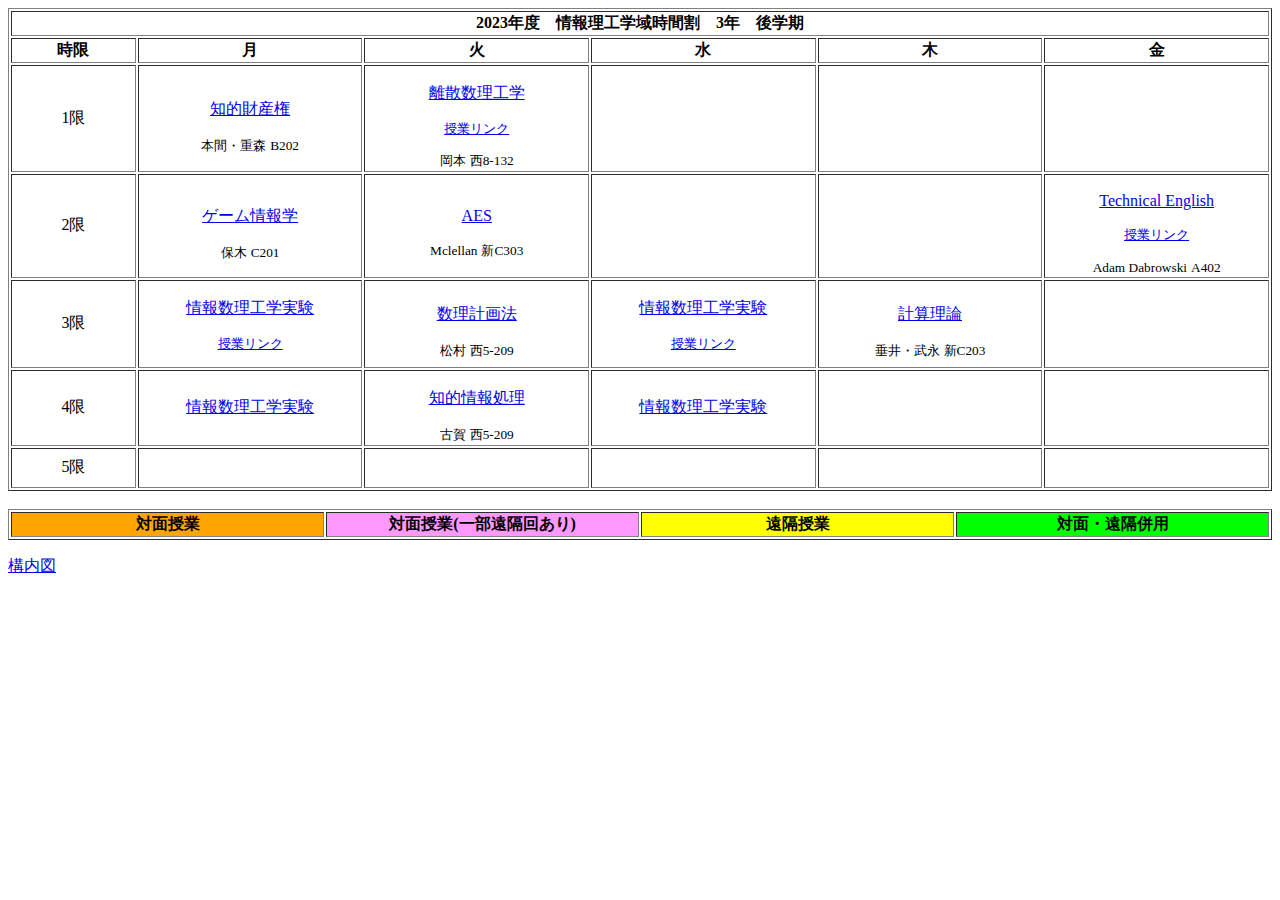
<file: index.html>
<!DOCTYPE html>
<html lang="en">
<head>
    <meta charset="UTF-8">
    <meta http-equiv="X-UA-Compatible" content="IE=edge">
    <meta name="viewport" content="width=device-width, initial-scale=1.0">
    <title>時間割表</title>
</head>

<body>
    <table border="1" align="center" width=100%　hight=50%>
        <tr align="center">
            <th colspan="6">2023年度　情報理工学域時間割　3年　後学期</th>
        </tr>

        <tr align="center">
            <th width=10%>時限</th>
            <th width=18%>月</th><th width=18%>火</th><th width=18%>水</th><th width=18%>木</th><th width=18%>金</th>
        </tr>

        <tr align="center">
            <td>1限</td>
            <td>
                <p><a href="http://kyoumu.office.uec.ac.jp/syllabus/2023/31/31_21018233.html">知的財産権</a></p>
                <small align="left">本間・重森</small>
                <small align="right">B202</small>
            </td>
            <td>
                <p><a href="http://kyoumu.office.uec.ac.jp/syllabus/2021/31/31_21124230.html">離散数理工学</a></p>
                <small><p><a href="http://dopal.cs.uec.ac.jp/okamotoy/lect/2023/dme/">授業リンク</a></p></small>
                <small align="left">岡本</small>
                <small align="right">西8-132</small>
            </td>
            <td>

            </td>
            <td>

            </td>
            <td>

            </td>
        </tr>

        <tr align="center">
            <td>2限</td>
            <td>
                <p><a href="http://kyoumu.office.uec.ac.jp/syllabus/2023/31/31_21124228.html">ゲーム情報学</a></p>
                <small>保木</small>
                <small>C201</small>
            </td>
            <td>
                <p><a href="http://kyoumu.office.uec.ac.jp/syllabus/2023/31/31_21013126.html">AES</a></p>
                <small>Mclellan</small>
                <small>新C303</small>
            </td>
            <td>

            </td>
            <td>

            </td>
            <td>
                <p><a href="http://kyoumu.office.uec.ac.jp/syllabus/2023/31/31_21124228.html">Technical English</a></p>
                <small><p><a href="https://sites.google.com/view/dabrowskiuecfall/home">授業リンク</a></p></small>
                <small>Adam Dabrowski</small>
                <small>A402</small>
            </td>
        </tr>
        
        <tr align="center">
            <td>3限</td>
            <td>
                <p><a href="http://kyoumu.office.uec.ac.jp/syllabus/2023/31/31_21124225.html">情報数理工学実験</a></p>
                <small><p><a href="http://www.hpc.is.uec.ac.jp/jikken2/in/2023webpage_in.html">授業リンク</a></p></small>
                <small></small>
            </td>
            <td>
                <p><a href="http://kyoumu.office.uec.ac.jp/syllabus/2023/31/31_21124229.html">数理計画法</a></p>
                <small>松村</small>
                <small>西5-209</small>
            </td>
            <td>
                <p><a href="http://kyoumu.office.uec.ac.jp/syllabus/2023/31/31_21124225.html">情報数理工学実験</a></p>
                <small><p><a href="http://www.hpc.is.uec.ac.jp/jikken2/in/2023webpage_in.html">授業リンク</a></p></small>
                <small></small>
            </td>
            <td>
                <p><a href="http://kyoumu.office.uec.ac.jp/syllabus/2023/31/31_21124231.html">計算理論</a></p>
                <small>垂井・武永</small>
                <small>新C203</small>
            </td>
            <td>

            </td>
        </tr>

        <tr align="center">
            <td>4限</td>
            <td>
                <p><a href="http://kyoumu.office.uec.ac.jp/syllabus/2023/31/31_21124225.html">情報数理工学実験</a></p>
                <small></small>
            </td>
            <td>
                <p><a href="http://kyoumu.office.uec.ac.jp/syllabus/2023/31/31_21124233.html">知的情報処理</a></p>
                <small>古賀</small>
                <small>西5-209</small>
            </td>
            <td>
                <p><a href="http://kyoumu.office.uec.ac.jp/syllabus/2023/31/31_21124225.html">情報数理工学実験</a></p>
                <small></small>
            </td>
            <td>              

            </td>
            <td>

            </td>
        </tr>

        <tr align="center">
            <td>5限</td>
            <td>
                <br>
                <br>
            </td><td></td>
            <td>

            </td><td></td><td></td>
        </tr>
        
    </table>

    <br>

    <table border="1" align="center" width=100%> 
        <tr align="center">
            <th width=20% bgcolor="orange">対面授業</th>
            <th width=20% bgcolor="#FF99FF">対面授業(一部遠隔回あり)</th>
            <th width=20% bgcolor="yellow">遠隔授業</th>
            <th width=20% bgcolor="lime">対面・遠隔併用</th>
        </tr>
    </table>
    <p><a href="kounaizu.html">構内図</a></p>
    
</body>
</html>
</file>
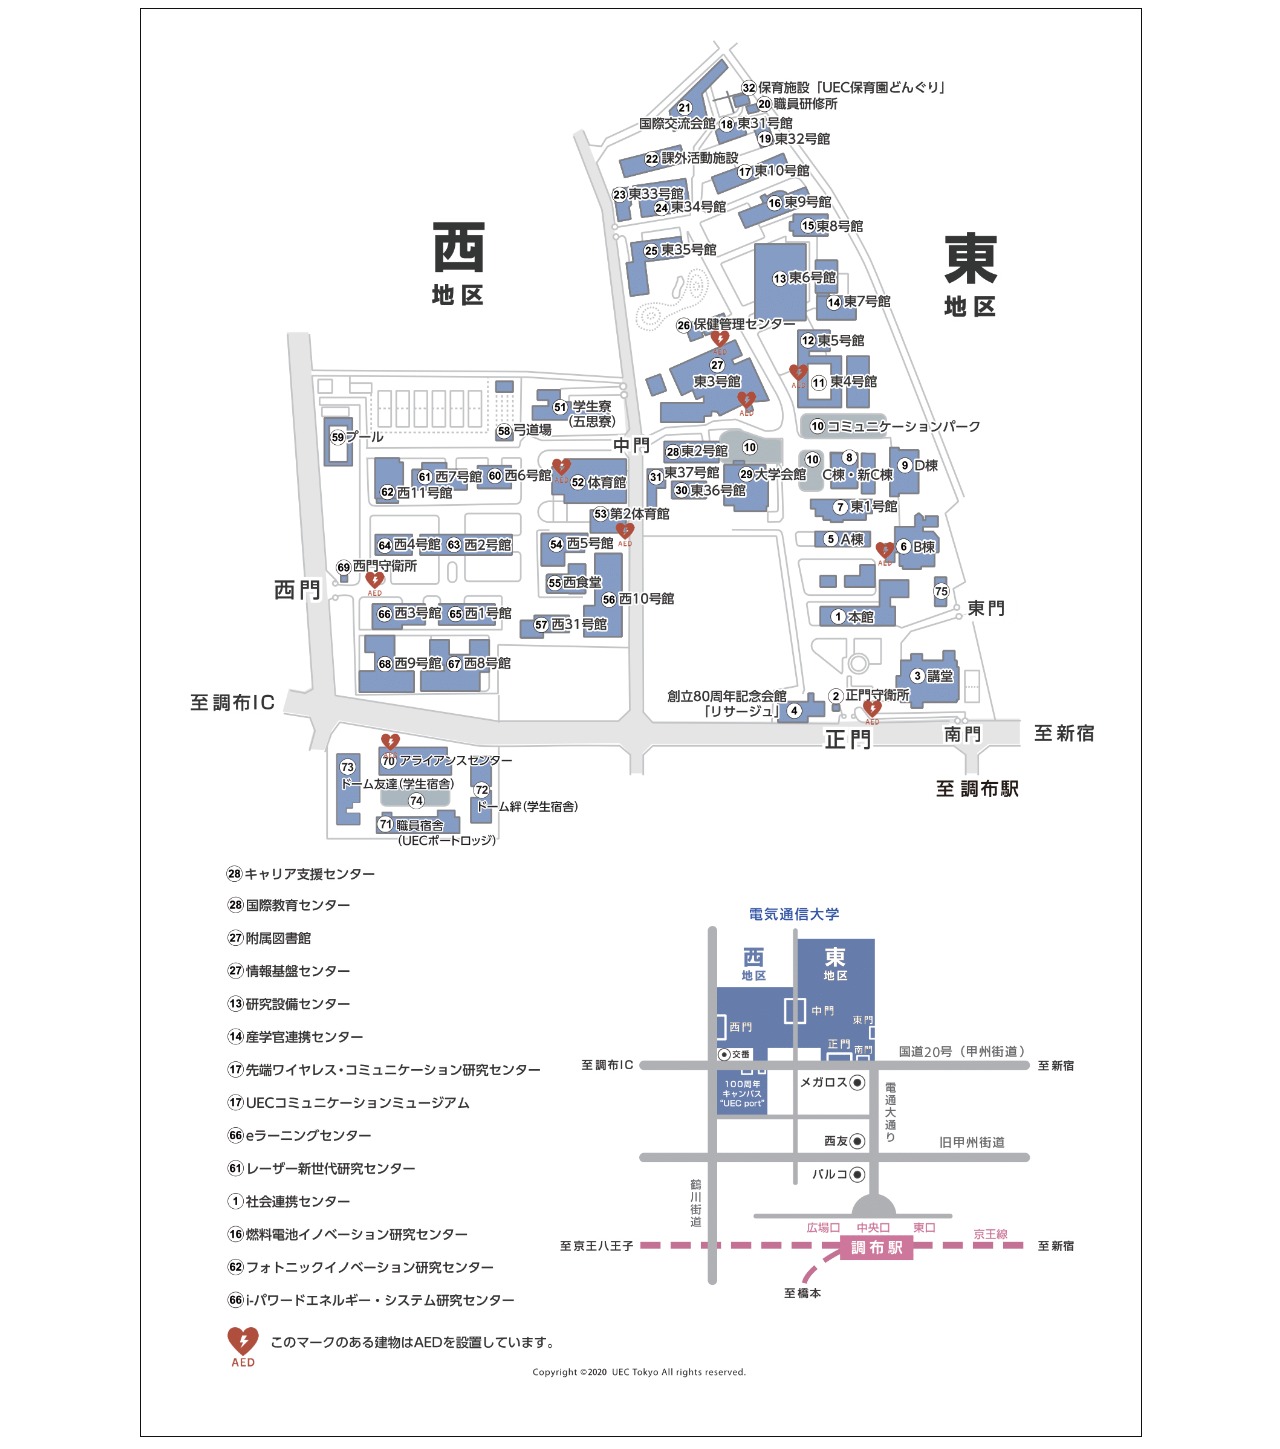
<file: kounaizu.html>
<!DOCTYPE html>
<html lang="ja">
<head>
    <link rel="stylesheet" href="map.css">
    <meta charset="UTF-8">
    <meta http-equiv="X-UA-Compatible" content="IE=edge">
    <meta name="viewport" content="width=device-width, initial-scale=1.0">
    <title>構内図</title>
</head>

<div class="img__inner">
    <div class = "img__card">
        <img src="map.png" class = "img-item">
    </div>
</div>
</file>
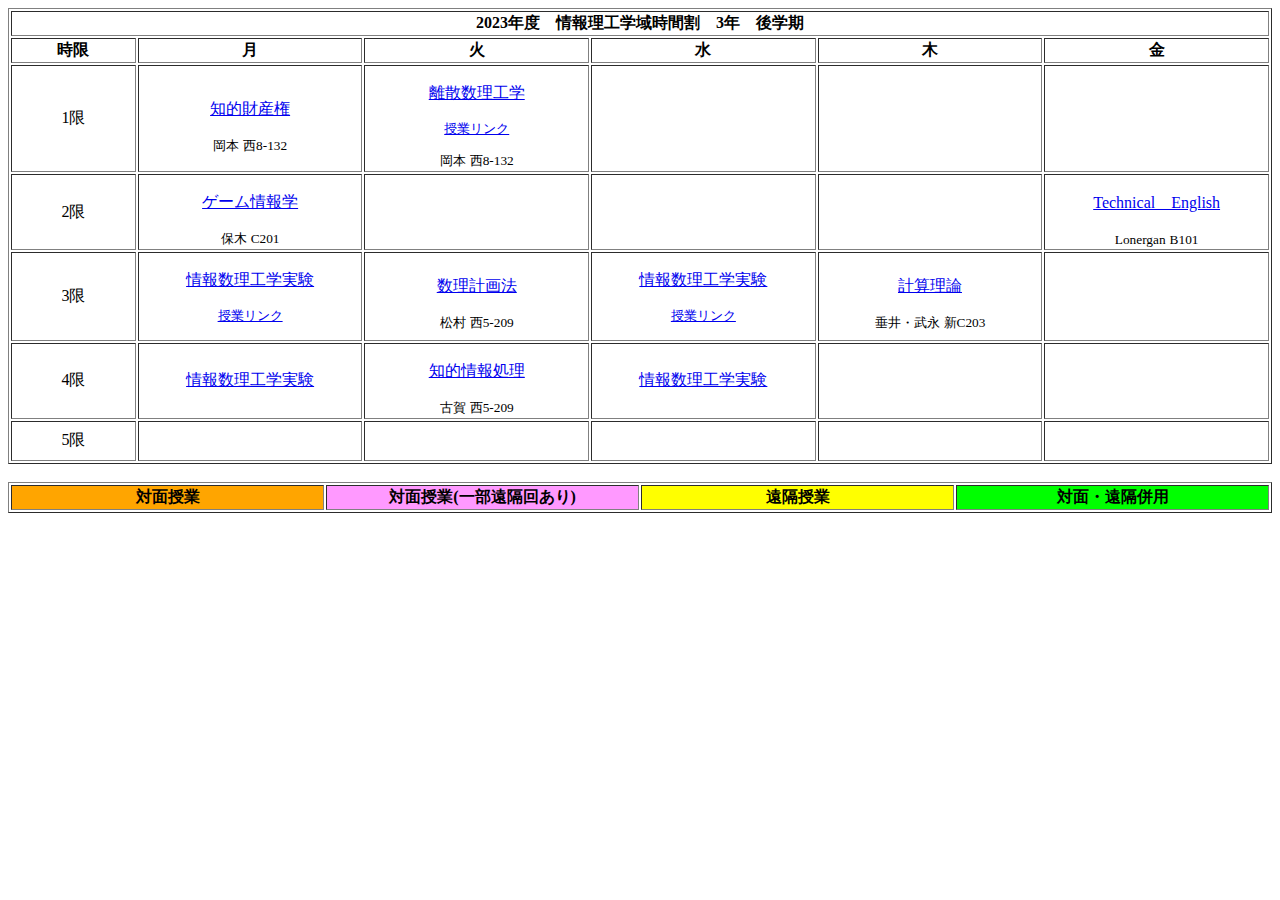
<file: 時間割.html>
<!DOCTYPE html>
<html lang="en">
<head>
    <meta charset="UTF-8">
    <meta http-equiv="X-UA-Compatible" content="IE=edge">
    <meta name="viewport" content="width=device-width, initial-scale=1.0">
    <title>時間割表</title>
</head>

<body>
    <table border="1" align="center" width=100%　hight=50%>
        <tr align="center">
            <th colspan="6">2023年度　情報理工学域時間割　3年　後学期</th>
        </tr>

        <tr align="center">
            <th width=10%>時限</th>
            <th width=18%>月</th><th width=18%>火</th><th width=18%>水</th><th width=18%>木</th><th width=18%>金</th>
        </tr>

        <tr align="center">
            <td>1限</td>
            <td>
                <p><a href="http://kyoumu.office.uec.ac.jp/syllabus/2023/31/31_21124230.html">知的財産権</a></p>
                <small align="left">岡本</small>
                <small align="right">西8-132</small>
            </td>
            <td>
                <p><a href="http://kyoumu.office.uec.ac.jp/syllabus/2022/31/31_21013107.html">離散数理工学</a></p>
                <small><p><a href="http://dopal.cs.uec.ac.jp/okamotoy/lect/2023/dme/">授業リンク</a></p></small>
                <small align="left">岡本</small>
                <small align="right">西8-132</small>
            </td>
            <td>

            </td>
            <td>

            </td>
            <td>

            </td>
        </tr>

        <tr align="center">
            <td>2限</td>
            <td>
                <p><a href="http://kyoumu.office.uec.ac.jp/syllabus/2023/31/31_21124228.html">ゲーム情報学</a></p>
                <small>保木</small>
                <small>C201</small>
            </td>
            <td>

            </td>
            <td>

            </td>
            <td>

            </td>
            <td>
                <p><a href="http://kyoumu.office.uec.ac.jp/syllabus/2023/31/31_21124228.html">Technical　English</a></p>
                <small>Lonergan</small>
                <small>B101</small>
            </td>
        </tr>
        
        <tr align="center">
            <td>3限</td>
            <td>
                <p><a href="http://kyoumu.office.uec.ac.jp/syllabus/2023/31/31_21124225.html">情報数理工学実験</a></p>
                <small><p><a href="http://www.hpc.is.uec.ac.jp/jikken2/in/2023webpage_in.html">授業リンク</a></p></small>
                <small></small>
            </td>
            <td>
                <p><a href="http://kyoumu.office.uec.ac.jp/syllabus/2023/31/31_21124229.html">数理計画法</a></p>
                <small>松村</small>
                <small>西5-209</small>
            </td>
            <td>
                <p><a href="http://kyoumu.office.uec.ac.jp/syllabus/2023/31/31_21124225.html">情報数理工学実験</a></p>
                <small><p><a href="http://www.hpc.is.uec.ac.jp/jikken2/in/2023webpage_in.html">授業リンク</a></p></small>
                <small></small>
            </td>
            <td>
                <p><a href="http://kyoumu.office.uec.ac.jp/syllabus/2023/31/31_21124231.html">計算理論</a></p>
                <small>垂井・武永</small>
                <small>新C203</small>
            </td>
            <td>

            </td>
        </tr>

        <tr align="center">
            <td>4限</td>
            <td>
                <p><a href="http://kyoumu.office.uec.ac.jp/syllabus/2023/31/31_21124225.html">情報数理工学実験</a></p>
                <small></small>
            </td>
            <td>
                <p><a href="http://kyoumu.office.uec.ac.jp/syllabus/2023/31/31_21124233.html">知的情報処理</a></p>
                <small>古賀</small>
                <small>西5-209</small>
            </td>
            <td>
                <p><a href="http://kyoumu.office.uec.ac.jp/syllabus/2023/31/31_21124225.html">情報数理工学実験</a></p>
                <small></small>
            </td>
            <td>              

            </td>
            <td>

            </td>
        </tr>

        <tr align="center">
            <td>5限</td>
            <td>
                <br>
                <br>
            </td><td></td>
            <td>

            </td><td></td><td></td>
        </tr>
        
    </table>

    <br>

    <table border="1" align="center" width=100%> 
        <tr align="center">
            <th width=20% bgcolor="orange">対面授業</th>
            <th width=20% bgcolor="#FF99FF">対面授業(一部遠隔回あり)</th>
            <th width=20% bgcolor="yellow">遠隔授業</th>
            <th width=20% bgcolor="lime">対面・遠隔併用</th>
        </tr>
    </table>

    
</body>
</html>
</file>
<file: map.css>
.img__inner {

    display: flex;
 
    gap: 30px;
 
    max-width: 1000px;
 
    margin: 0 auto;
 
 }
 
 .img__card {
 
    width: 100%;
 
 }
 
 .img-item {
 
    width: 100%;
 
    object-fit: cover; /* width, heightといっしょに使います */
 
    border: 1px solid #111;
 
 }
</file>
